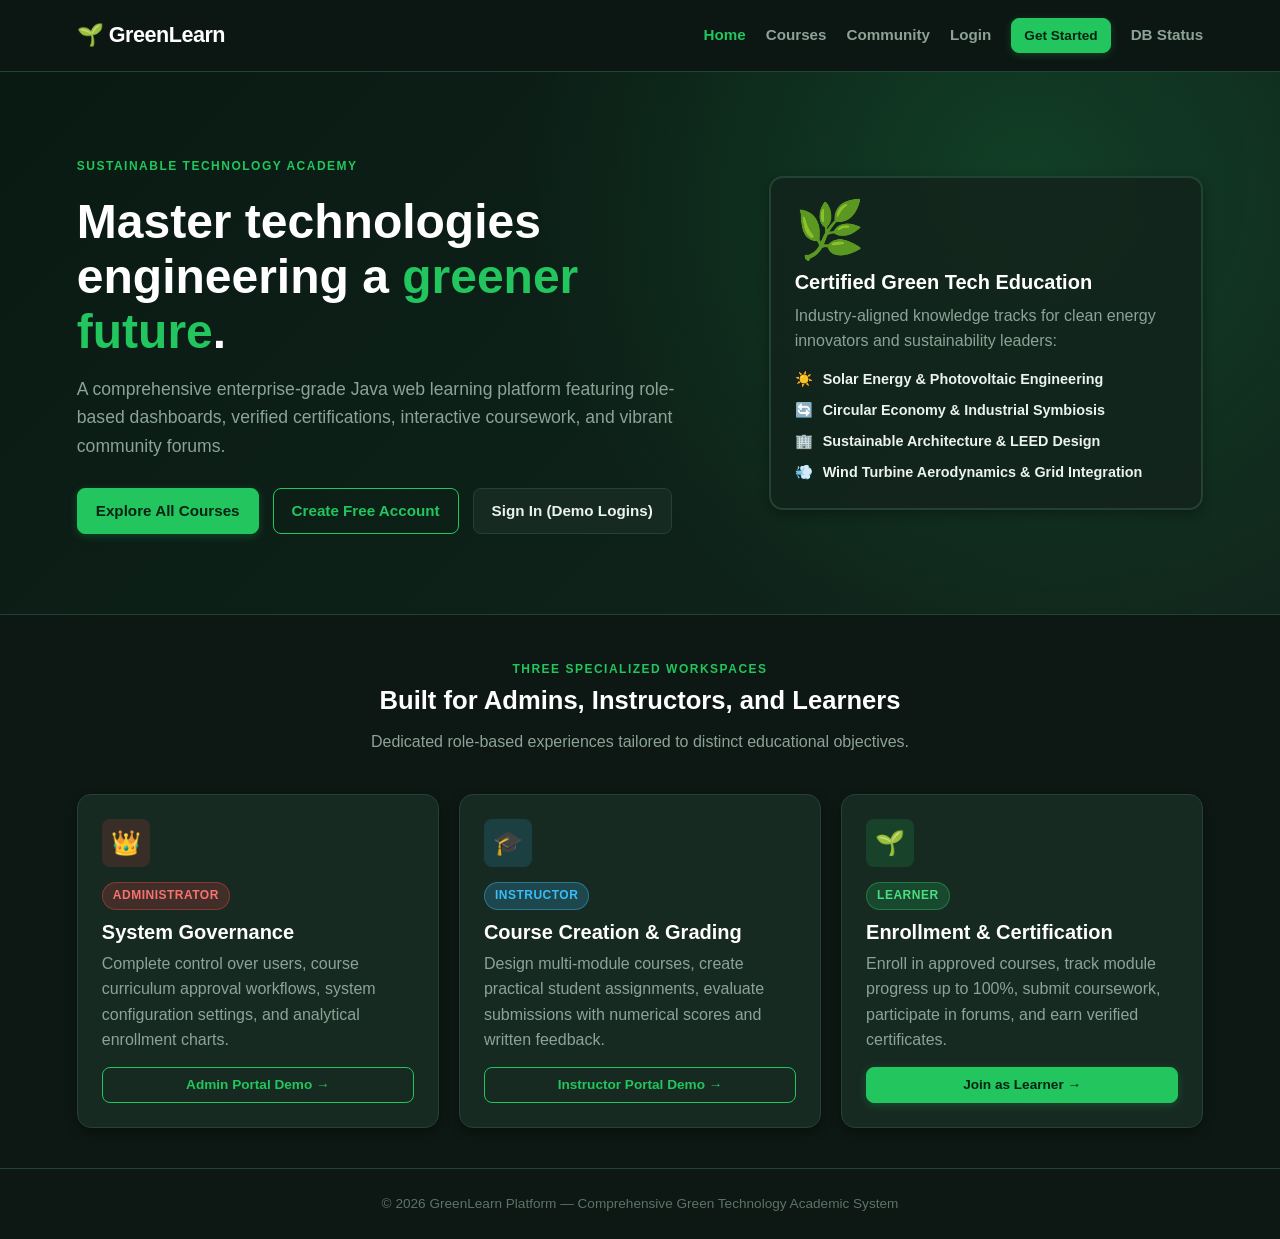
<file: GreenTech Learning Platform/Greentech Project/target/GreenTechnologyLearningPlatform/index.html>
<!DOCTYPE html>
<html lang="en">
<head>
    <meta charset="UTF-8">
    <meta name="viewport" content="width=device-width, initial-scale=1.0">
    <title>GreenLearn | Green Technology Learning Platform</title>
    <link rel="stylesheet" href="css/style.css">
    <style>
        .hero-banner {
            padding: 80px 6%;
            background: radial-gradient(circle at 80% 20%, rgba(34, 197, 94, 0.18), transparent 45%), linear-gradient(135deg, #091a13 0%, #11261d 100%);
            border-bottom: 1px solid var(--border);
            display: grid;
            grid-template-columns: 1.2fr 0.8fr;
            gap: 40px;
            align-items: center;
        }
        @media (max-width: 900px) {
            .hero-banner { grid-template-columns: 1fr; padding: 50px 4%; }
        }
    </style>
</head>
<body>
<header class="navbar">
    <a class="brand" href="index.html">🌱 GreenLearn</a>
    <nav>
        <a href="index.html" style="color:var(--primary); font-weight:700;">Home</a>
        <a href="courses">Courses</a>
        <a href="community">Community</a>
        <a href="login.jsp">Login</a>
        <a class="btn small" href="register.jsp">Get Started</a>
        <a href="test-db">DB Status</a>
    </nav>
</header>

<main>
    <!-- Hero Section -->
    <section class="hero-banner">
        <div>
            <span class="eyebrow">SUSTAINABLE TECHNOLOGY ACADEMY</span>
            <h1 style="font-size:3rem; line-height:1.15; margin:12px 0 16px;">
                Master technologies engineering a <span style="color:var(--primary);">greener future</span>.
            </h1>
            <p style="font-size:1.1rem; max-width:600px; margin-bottom:28px;">
                A comprehensive enterprise-grade Java web learning platform featuring role-based dashboards, verified certifications, interactive coursework, and vibrant community forums.
            </p>
            <div style="display:flex; gap:14px; flex-wrap:wrap;">
                <a class="btn" href="courses">Explore All Courses</a>
                <a class="btn outline" href="register.jsp">Create Free Account</a>
                <a class="btn secondary" href="login.jsp">Sign In (Demo Logins)</a>
            </div>
        </div>

        <!-- Hero Highlights Box -->
        <div class="card" style="border: 2px solid var(--border); background: rgba(18, 36, 28, 0.9);">
            <div style="font-size:3.5rem; line-height:1; margin-bottom:12px;">🌿</div>
            <h3>Certified Green Tech Education</h3>
            <p>Industry-aligned knowledge tracks for clean energy innovators and sustainability leaders:</p>
            <div style="display:flex; flex-direction:column; gap:8px; margin-top:14px;">
                <div style="display:flex; align-items:center; gap:10px; font-size:0.9rem;">
                    <span style="color:var(--primary);">☀️</span> <strong>Solar Energy & Photovoltaic Engineering</strong>
                </div>
                <div style="display:flex; align-items:center; gap:10px; font-size:0.9rem;">
                    <span style="color:var(--primary);">🔄</span> <strong>Circular Economy & Industrial Symbiosis</strong>
                </div>
                <div style="display:flex; align-items:center; gap:10px; font-size:0.9rem;">
                    <span style="color:var(--primary);">🏢</span> <strong>Sustainable Architecture & LEED Design</strong>
                </div>
                <div style="display:flex; align-items:center; gap:10px; font-size:0.9rem;">
                    <span style="color:var(--primary);">💨</span> <strong>Wind Turbine Aerodynamics & Grid Integration</strong>
                </div>
            </div>
        </div>
    </section>

    <!-- 3 Roles Section -->
    <section class="section">
        <div style="text-align:center; max-width:700px; margin:0 auto 40px;">
            <span class="eyebrow">THREE SPECIALIZED WORKSPACES</span>
            <h2>Built for Admins, Instructors, and Learners</h2>
            <p>Dedicated role-based experiences tailored to distinct educational objectives.</p>
        </div>

        <div class="grid three">
            <!-- Admin Role Card -->
            <div class="card">
                <div class="stat-icon" style="background:rgba(239,68,68,0.15); color:#f87171; margin-bottom:14px;">👑</div>
                <span class="tag role-admin">Administrator</span>
                <h3 style="margin:10px 0 6px;">System Governance</h3>
                <p>Complete control over users, course curriculum approval workflows, system configuration settings, and analytical enrollment charts.</p>
                <div style="margin-top:14px;">
                    <a class="btn small outline full" href="login.jsp">Admin Portal Demo &rarr;</a>
                </div>
            </div>

            <!-- Instructor Role Card -->
            <div class="card">
                <div class="stat-icon" style="background:rgba(56,189,248,0.15); color:var(--info); margin-bottom:14px;">🎓</div>
                <span class="tag role-instructor">Instructor</span>
                <h3 style="margin:10px 0 6px;">Course Creation & Grading</h3>
                <p>Design multi-module courses, create practical student assignments, evaluate submissions with numerical scores and written feedback.</p>
                <div style="margin-top:14px;">
                    <a class="btn small outline full" href="login.jsp">Instructor Portal Demo &rarr;</a>
                </div>
            </div>

            <!-- Learner Role Card -->
            <div class="card">
                <div class="stat-icon" style="background:rgba(34,197,94,0.15); color:var(--primary); margin-bottom:14px;">🌱</div>
                <span class="tag role-learner">Learner</span>
                <h3 style="margin:10px 0 6px;">Enrollment & Certification</h3>
                <p>Enroll in approved courses, track module progress up to 100%, submit coursework, participate in forums, and earn verified certificates.</p>
                <div style="margin-top:14px;">
                    <a class="btn small full" href="register.jsp">Join as Learner &rarr;</a>
                </div>
            </div>
        </div>
    </section>
</main>

<footer>
    © 2026 GreenLearn Platform — Comprehensive Green Technology Academic System
</footer>
<script src="js/app.js"></script>
</body>
</html>
</file>
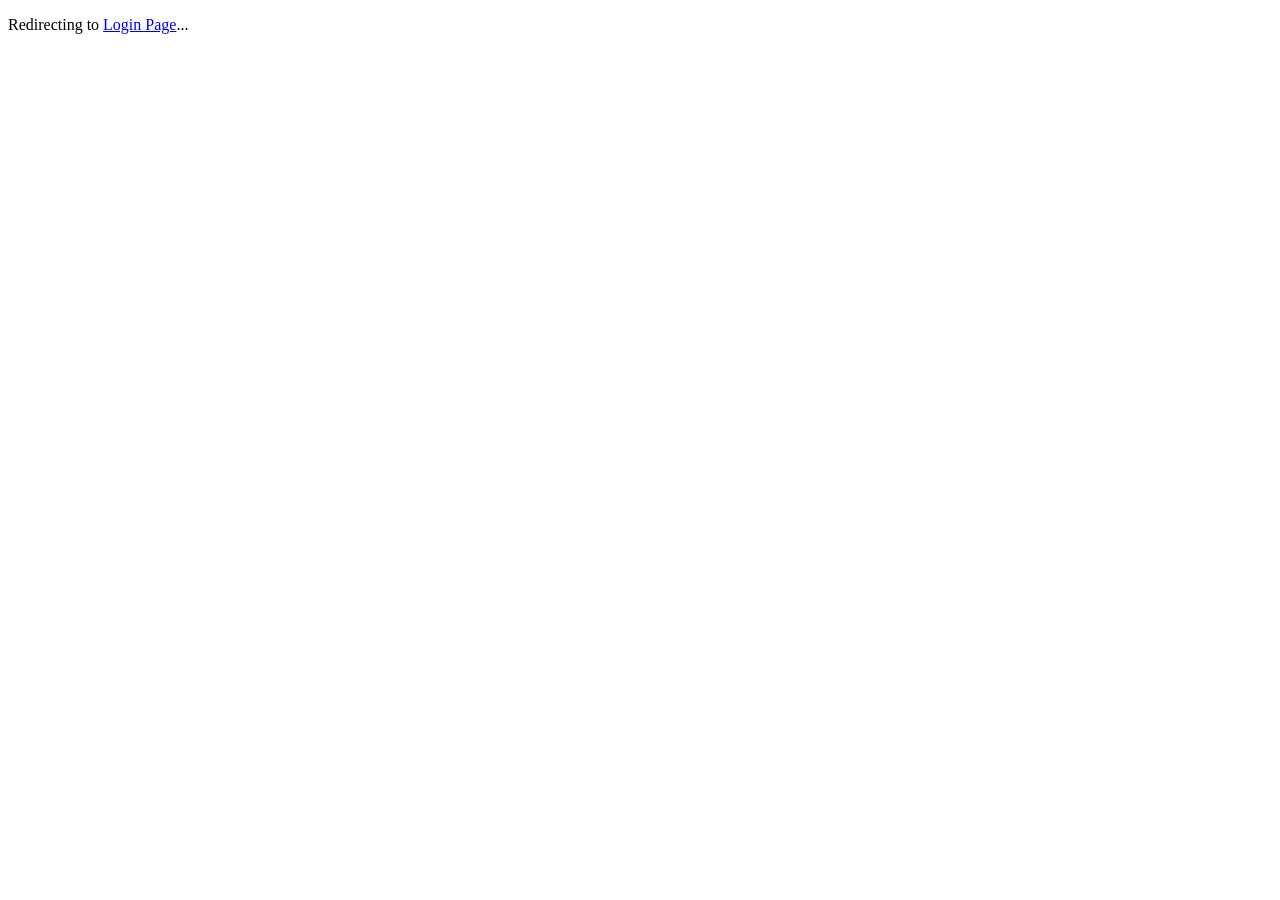
<file: GreenTech Learning Platform/Greentech Project/target/GreenTechnologyLearningPlatform/login.html>
<!DOCTYPE html>
<html lang="en">
<head>
    <meta charset="UTF-8">
    <meta http-equiv="refresh" content="0; url=login.jsp">
    <title>Redirecting to Login...</title>
</head>
<body>
    <p>Redirecting to <a href="login.jsp">Login Page</a>...</p>
</body>
</html>
</file>
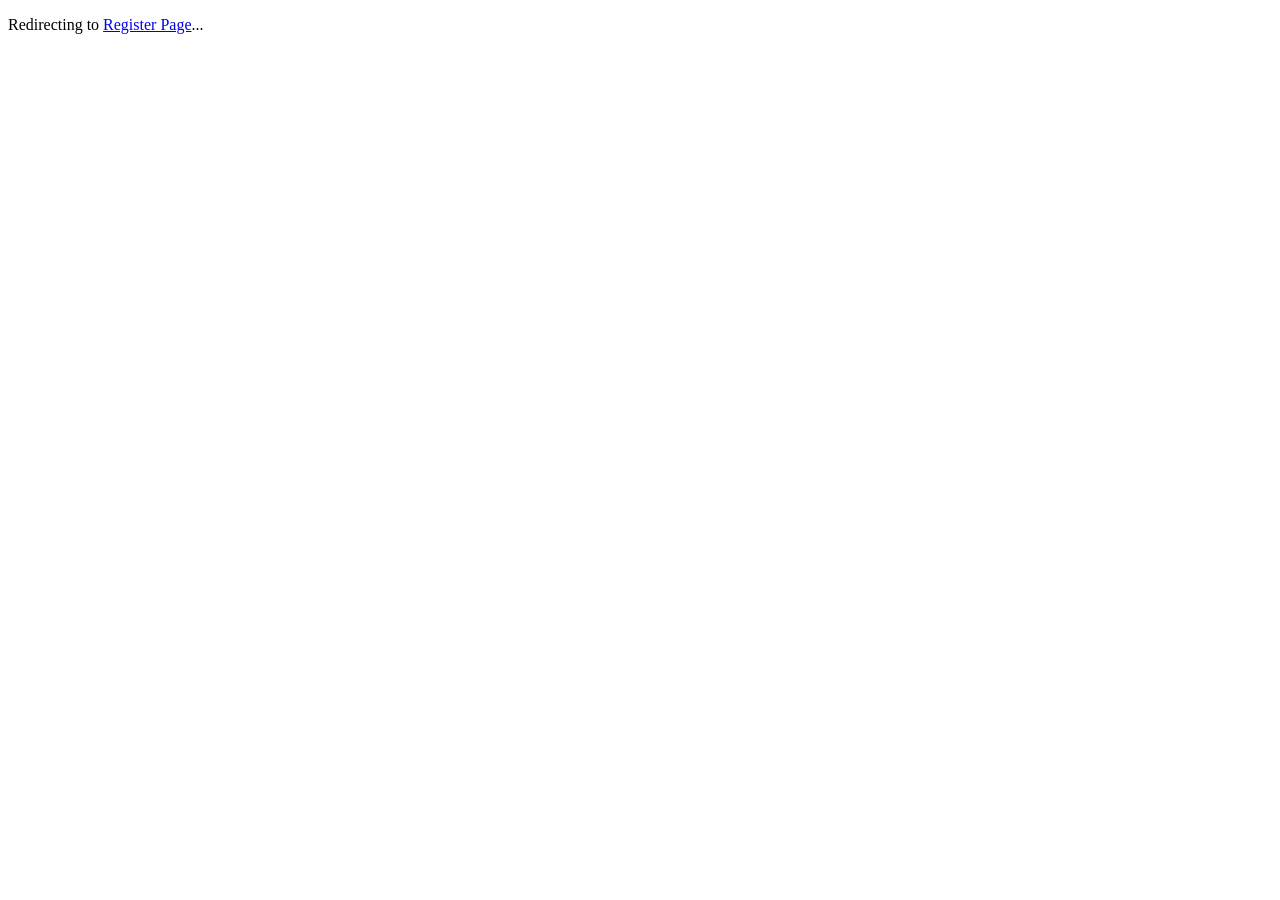
<file: GreenTech Learning Platform/Greentech Project/target/GreenTechnologyLearningPlatform/register.html>
<!DOCTYPE html>
<html lang="en">
<head>
    <meta charset="UTF-8">
    <meta http-equiv="refresh" content="0; url=register.jsp">
    <title>Redirecting to Register...</title>
</head>
<body>
    <p>Redirecting to <a href="register.jsp">Register Page</a>...</p>
</body>
</html>
</file>
<file: GreenTech Learning Platform/Greentech Project/target/GreenTechnologyLearningPlatform/css/style.css>
/* GreenLearn Modern Design System - Green Technology Learning Platform */
:root {
    --bg: #0d1713;
    --bg-secondary: #13221b;
    --surface: #172a22;
    --surface-hover: #1c3329;
    --surface-card: rgba(23, 42, 34, 0.85);
    --border: #234233;
    --border-focus: #22c55e;
    --text: #eaf3ed;
    --text-muted: #8ca397;
    --text-dim: #5c7467;
    
    --primary: #22c55e;
    --primary-hover: #16a34a;
    --primary-glow: rgba(34, 197, 94, 0.25);
    --accent: #10b981;
    --forest: #093322;
    
    --success: #22c55e;
    --success-bg: rgba(34, 197, 94, 0.15);
    --warning: #facc15;
    --warning-bg: rgba(250, 204, 21, 0.15);
    --danger: #ef4444;
    --danger-bg: rgba(239, 68, 68, 0.15);
    --info: #38bdf8;
    --info-bg: rgba(56, 189, 248, 0.15);
    
    --radius-sm: 8px;
    --radius: 14px;
    --radius-lg: 20px;
    --shadow: 0 10px 30px -5px rgba(0, 0, 0, 0.5);
    --shadow-sm: 0 4px 12px rgba(0, 0, 0, 0.3);
}

* {
    box-sizing: border-box;
    margin: 0;
    padding: 0;
}

body {
    font-family: 'Inter', -apple-system, BlinkMacSystemFont, 'Segoe UI', Roboto, Helvetica, Arial, sans-serif;
    background-color: var(--bg);
    color: var(--text);
    line-height: 1.6;
    min-height: 100vh;
    display: flex;
    flex-direction: column;
}

/* Typography */
h1, h2, h3, h4 {
    color: #ffffff;
    font-weight: 700;
    line-height: 1.25;
}

h1 { font-size: 2.2rem; margin-bottom: 0.5rem; }
h2 { font-size: 1.6rem; margin-bottom: 0.75rem; }
h3 { font-size: 1.25rem; margin-bottom: 0.5rem; }
h4 { font-size: 1.05rem; }

p { color: var(--text-muted); margin-bottom: 0.75rem; }
small { font-size: 0.85rem; color: var(--text-muted); }

/* Navigation */
.navbar {
    height: 72px;
    background: rgba(13, 23, 19, 0.95);
    backdrop-filter: blur(12px);
    border-bottom: 1px solid var(--border);
    display: flex;
    align-items: center;
    justify-content: space-between;
    padding: 0 6%;
    position: sticky;
    top: 0;
    z-index: 100;
}

.brand {
    font-size: 1.35rem;
    font-weight: 800;
    color: #ffffff;
    text-decoration: none;
    display: flex;
    align-items: center;
    gap: 8px;
    letter-spacing: -0.5px;
}

.brand span {
    color: var(--primary);
}

.navbar nav {
    display: flex;
    align-items: center;
    gap: 20px;
}

.navbar nav a {
    color: var(--text-muted);
    text-decoration: none;
    font-weight: 600;
    font-size: 0.95rem;
    transition: color 0.2s ease;
}

.navbar nav a:hover {
    color: var(--primary);
}

/* Buttons */
.btn {
    display: inline-flex;
    align-items: center;
    justify-content: center;
    gap: 6px;
    padding: 10px 18px;
    background: var(--primary);
    color: #052414 !important;
    font-weight: 700;
    font-size: 0.95rem;
    border-radius: var(--radius-sm);
    border: 1px solid var(--primary);
    text-decoration: none;
    cursor: pointer;
    transition: all 0.2s ease;
    box-shadow: 0 2px 8px var(--primary-glow);
}

.btn:hover {
    background: var(--primary-hover);
    border-color: var(--primary-hover);
    transform: translateY(-1px);
    box-shadow: 0 4px 14px var(--primary-glow);
}

.btn.outline {
    background: transparent;
    color: var(--primary) !important;
    border: 1px solid var(--primary);
    box-shadow: none;
}

.btn.outline:hover {
    background: rgba(34, 197, 94, 0.1);
    color: #ffffff !important;
}

.btn.small {
    padding: 6px 12px;
    font-size: 0.85rem;
}

.btn.danger {
    background: var(--danger);
    border-color: var(--danger);
    color: #ffffff !important;
    box-shadow: none;
}

.btn.danger:hover {
    background: #dc2626;
}

.btn.secondary {
    background: var(--surface);
    border-color: var(--border);
    color: var(--text) !important;
    box-shadow: none;
}

.btn.secondary:hover {
    background: var(--surface-hover);
}

.btn.full {
    width: 100%;
}

/* Badges & Tags */
.tag {
    display: inline-block;
    padding: 3px 10px;
    border-radius: 999px;
    font-size: 0.75rem;
    font-weight: 700;
    letter-spacing: 0.5px;
    text-transform: uppercase;
}

.tag.approved, .tag.completed, .tag.graded, .tag.active {
    background: var(--success-bg);
    color: var(--success);
    border: 1px solid rgba(34, 197, 94, 0.3);
}

.tag.pending, .tag.submitted {
    background: var(--warning-bg);
    color: var(--warning);
    border: 1px solid rgba(250, 204, 21, 0.3);
}

.tag.rejected, .tag.inactive {
    background: var(--danger-bg);
    color: var(--danger);
    border: 1px solid rgba(239, 68, 68, 0.3);
}

.tag.role-admin {
    background: rgba(239, 68, 68, 0.2);
    color: #f87171;
    border: 1px solid rgba(239, 68, 68, 0.4);
}

.tag.role-instructor {
    background: rgba(56, 189, 248, 0.2);
    color: #38bdf8;
    border: 1px solid rgba(56, 189, 248, 0.4);
}

.tag.role-learner {
    background: rgba(34, 197, 94, 0.2);
    color: #4ade80;
    border: 1px solid rgba(34, 197, 94, 0.4);
}

/* Eyebrow Label */
.eyebrow {
    display: inline-block;
    font-size: 0.75rem;
    font-weight: 800;
    letter-spacing: 1.5px;
    color: var(--primary);
    text-transform: uppercase;
    margin-bottom: 0.35rem;
}

/* Layout & Sections */
.section {
    padding: 40px 6%;
    flex: 1;
}

.welcome {
    background: linear-gradient(135deg, rgba(34, 197, 94, 0.12), rgba(19, 34, 27, 0.8));
    border: 1px solid var(--border);
    border-radius: var(--radius);
    padding: 28px;
    margin-bottom: 28px;
    display: flex;
    justify-content: space-between;
    align-items: center;
    flex-wrap: wrap;
    gap: 16px;
}

.grid {
    display: grid;
    gap: 20px;
}

.grid.four { grid-template-columns: repeat(4, 1fr); }
.grid.three { grid-template-columns: repeat(3, 1fr); }
.grid.two { grid-template-columns: repeat(2, 1fr); }

@media (max-width: 980px) {
    .grid.four { grid-template-columns: repeat(2, 1fr); }
    .grid.three { grid-template-columns: repeat(1, 1fr); }
    .grid.two { grid-template-columns: 1fr; }
}

@media (max-width: 640px) {
    .grid.four { grid-template-columns: 1fr; }
    .navbar { padding: 0 4%; }
    .section { padding: 24px 4%; }
}

/* Cards */
.card {
    background: var(--surface);
    border: 1px solid var(--border);
    border-radius: var(--radius);
    padding: 24px;
    box-shadow: var(--shadow-sm);
    transition: border-color 0.2s ease, transform 0.2s ease;
}

.card:hover {
    border-color: rgba(34, 197, 94, 0.4);
}

.stat-card {
    background: var(--surface);
    border: 1px solid var(--border);
    border-radius: var(--radius);
    padding: 20px;
    display: flex;
    align-items: center;
    gap: 16px;
}

.stat-icon {
    width: 48px;
    height: 48px;
    border-radius: var(--radius-sm);
    background: rgba(34, 197, 94, 0.15);
    color: var(--primary);
    display: flex;
    align-items: center;
    justify-content: center;
    font-size: 1.5rem;
}

.stat-content strong {
    display: block;
    font-size: 1.75rem;
    color: #ffffff;
    line-height: 1.1;
}

.stat-content span {
    font-size: 0.85rem;
    color: var(--text-muted);
}

/* Data Tables */
.table-wrap {
    overflow-x: auto;
    border: 1px solid var(--border);
    border-radius: var(--radius-sm);
    background: var(--surface);
}

table {
    width: 100%;
    border-collapse: collapse;
    font-size: 0.92rem;
}

th {
    background: var(--bg-secondary);
    color: var(--text-muted);
    font-weight: 700;
    text-transform: uppercase;
    font-size: 0.75rem;
    letter-spacing: 0.5px;
    padding: 12px 16px;
    text-align: left;
    border-bottom: 1px solid var(--border);
}

td {
    padding: 14px 16px;
    border-bottom: 1px solid var(--border);
    color: var(--text);
    vertical-align: middle;
}

tr:last-child td {
    border-bottom: none;
}

tr:hover td {
    background: rgba(255, 255, 255, 0.02);
}

/* Forms */
label {
    display: block;
    margin-bottom: 14px;
    font-weight: 600;
    font-size: 0.9rem;
    color: var(--text);
}

input, select, textarea {
    width: 100%;
    margin-top: 6px;
    padding: 10px 14px;
    background: var(--bg-secondary);
    border: 1px solid var(--border);
    border-radius: var(--radius-sm);
    color: #ffffff;
    font-size: 0.95rem;
    font-family: inherit;
    transition: border-color 0.2s ease;
}

input:focus, select:focus, textarea:focus {
    outline: none;
    border-color: var(--primary);
    box-shadow: 0 0 0 3px var(--primary-glow);
}

/* Alerts */
.alert {
    padding: 14px 18px;
    border-radius: var(--radius-sm);
    margin-bottom: 20px;
    font-size: 0.92rem;
    display: flex;
    align-items: center;
    gap: 10px;
}

.alert.success {
    background: var(--success-bg);
    border: 1px solid rgba(34, 197, 94, 0.4);
    color: #86efac;
}

.alert.error {
    background: var(--danger-bg);
    border: 1px solid rgba(239, 68, 68, 0.4);
    color: #fca5a5;
}

.alert.info {
    background: var(--info-bg);
    border: 1px solid rgba(56, 189, 248, 0.4);
    color: #bae6fd;
}

/* Graphical Progress Bar & Charts */
.progress-bar-bg {
    background: var(--bg-secondary);
    border-radius: 999px;
    height: 10px;
    overflow: hidden;
    position: relative;
    border: 1px solid var(--border);
}

.progress-bar-fill {
    height: 100%;
    background: linear-gradient(90deg, #10b981, #22c55e);
    border-radius: 999px;
    transition: width 0.4s ease;
}

.chart-bar-container {
    display: flex;
    flex-direction: column;
    gap: 12px;
}

.chart-bar-row {
    display: grid;
    grid-template-columns: 200px 1fr 80px;
    align-items: center;
    gap: 14px;
}

@media (max-width: 700px) {
    .chart-bar-row {
        grid-template-columns: 1fr;
        gap: 6px;
    }
}

/* Tabs */
.tabs {
    display: flex;
    gap: 10px;
    border-bottom: 1px solid var(--border);
    margin-bottom: 24px;
    overflow-x: auto;
}

.tab-btn {
    padding: 10px 18px;
    background: transparent;
    border: none;
    color: var(--text-muted);
    font-weight: 600;
    font-size: 0.95rem;
    cursor: pointer;
    border-bottom: 2px solid transparent;
    transition: all 0.2s ease;
}

.tab-btn.active, .tab-btn:hover {
    color: var(--primary);
    border-bottom-color: var(--primary);
}

/* Auth Pages */
.auth-wrap {
    min-height: calc(100vh - 72px);
    display: flex;
    justify-content: center;
    align-items: center;
    padding: 40px 20px;
}

.auth-card {
    width: min(480px, 100%);
    background: var(--surface);
    border: 1px solid var(--border);
    border-radius: var(--radius);
    padding: 36px;
    box-shadow: var(--shadow);
}

/* Certificate Badge */
.cert-frame {
    border: 8px double #22c55e;
    background: linear-gradient(135deg, #0e1e17, #152b20);
    padding: 40px;
    border-radius: var(--radius);
    text-align: center;
    color: #ffffff;
    box-shadow: 0 10px 40px rgba(0,0,0,0.6);
    position: relative;
}

.cert-frame .seal {
    width: 80px;
    height: 80px;
    margin: 20px auto;
    border-radius: 50%;
    background: #14532d;
    border: 3px solid #22c55e;
    display: flex;
    align-items: center;
    justify-content: center;
    font-size: 2rem;
}

footer {
    padding: 24px 6%;
    text-align: center;
    border-top: 1px solid var(--border);
    color: var(--text-dim);
    font-size: 0.85rem;
    background: var(--bg);
    margin-top: auto;
}
</file>
